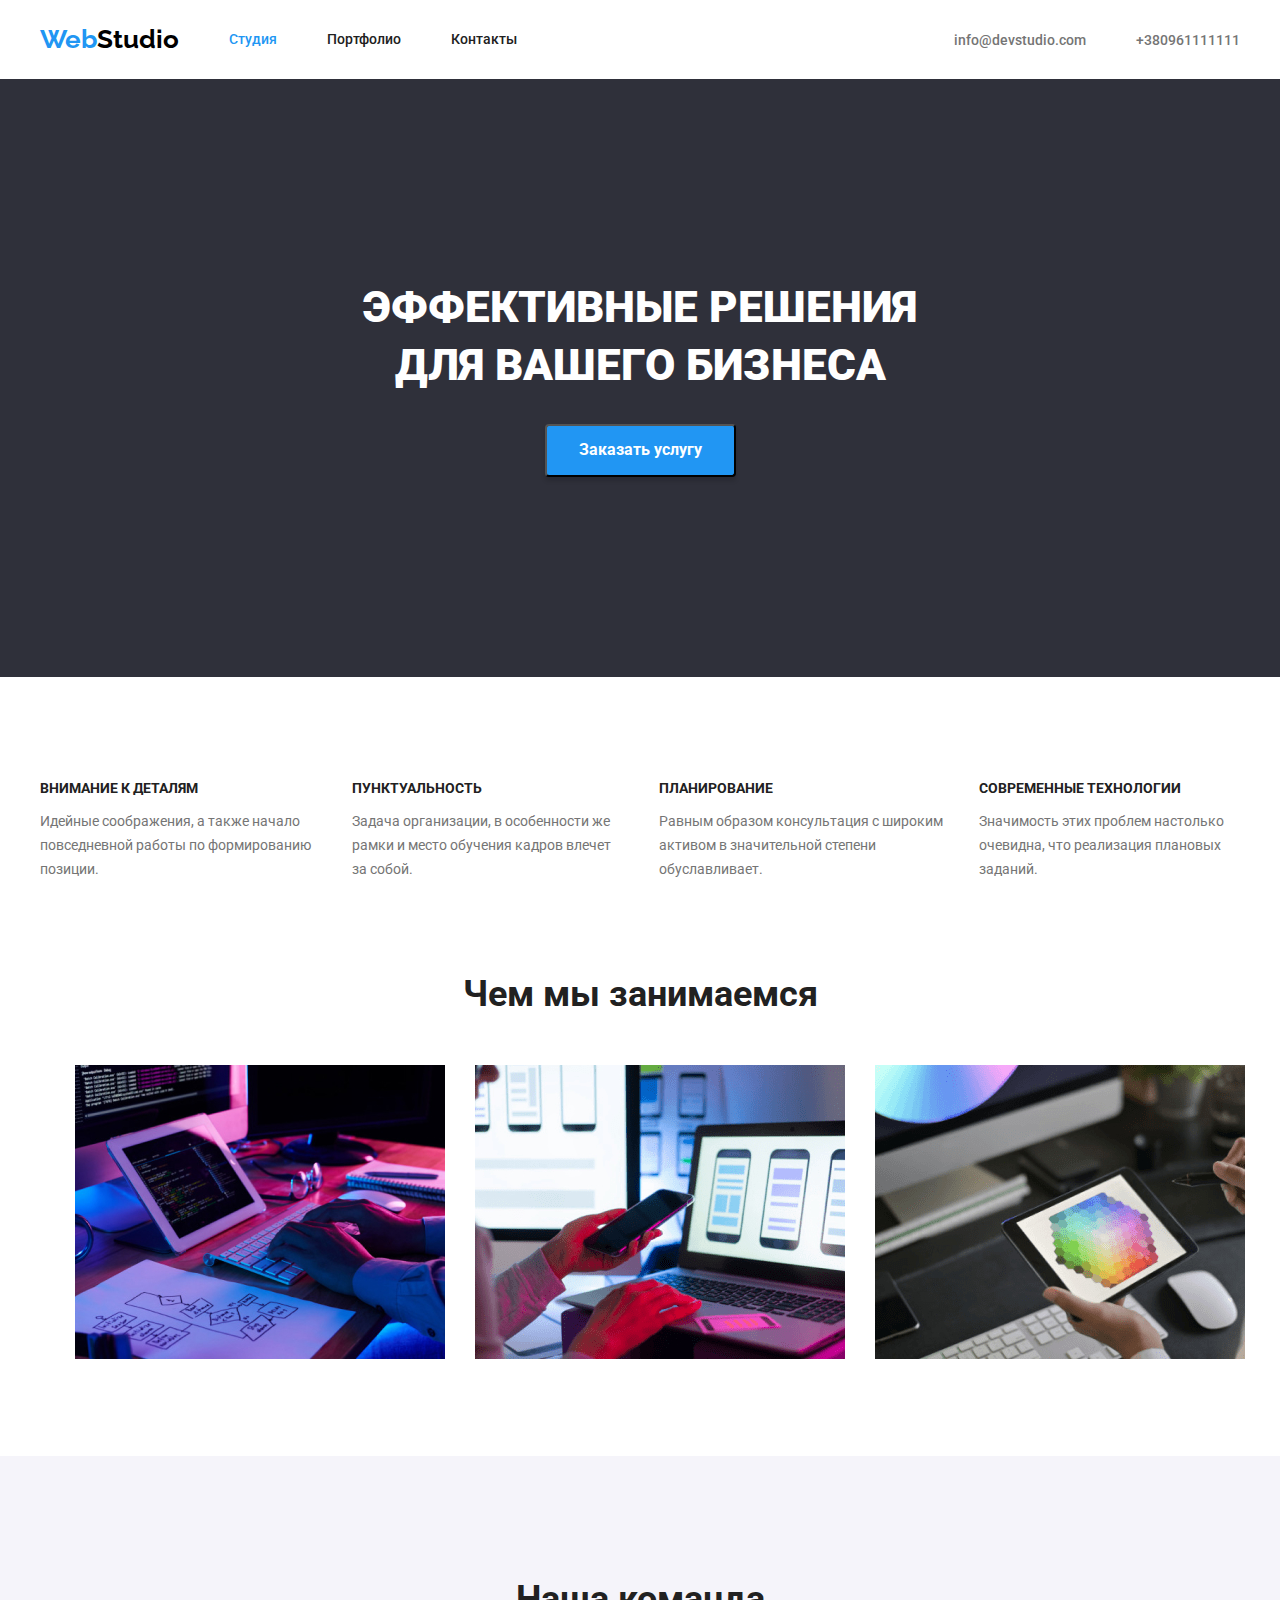
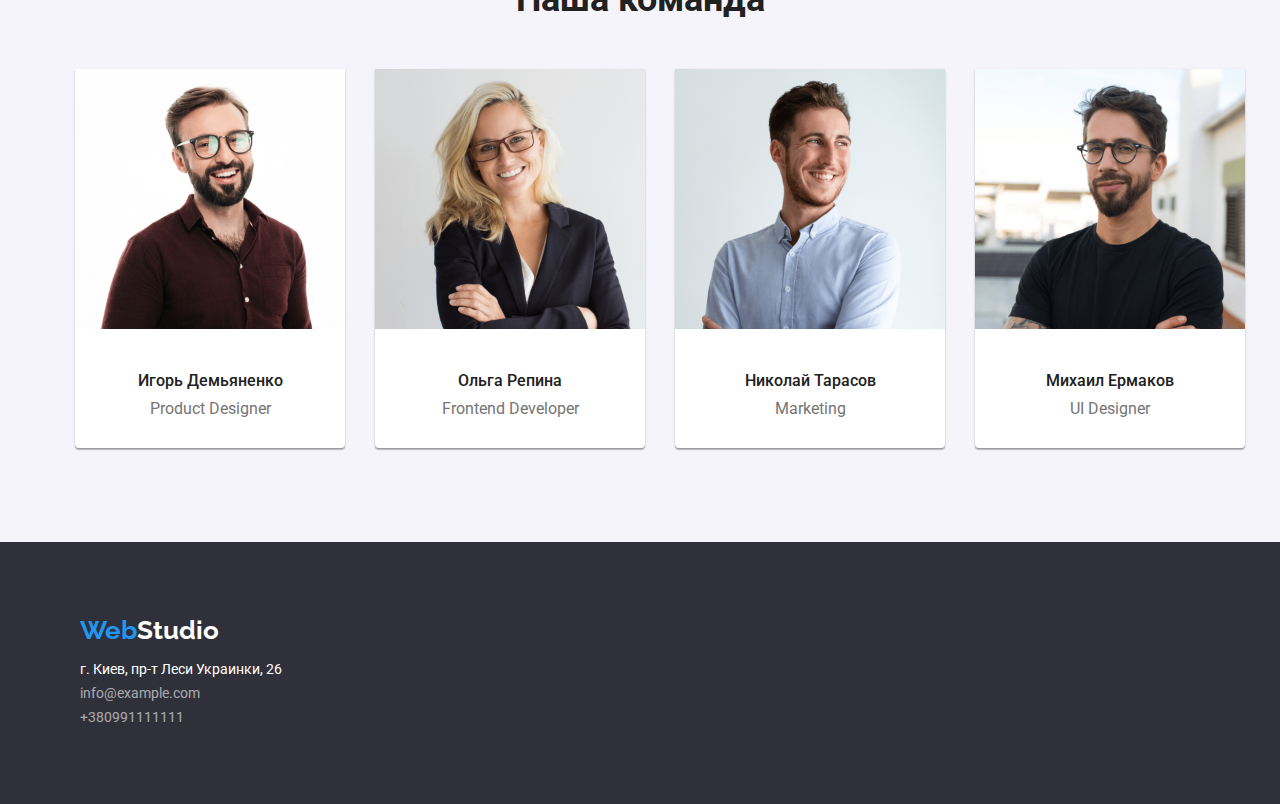
<file: index.html>
<!DOCTYPE html>   
<html lang="ru">
    <head>
        <meta name="viewport" content="width=device-width, initial-scale=1">
        <meta charset="utf-8">
        <title>Главная</title>
        <link rel="preconnect" href="https://fonts.googleapis.com">
        <link rel="preconnect" href="https://fonts.gstatic.com" crossorigin>
        <link href="https://fonts.googleapis.com/css2?family=Roboto:wght@100;400&display=swap" rel="stylesheet">
        <link href="https://fonts.googleapis.com/css2?family=Raleway:wght@700&family=Roboto:wght@400;500;700;900&display=swap" rel="stylesheet">
        <link rel="stylesheet" href="./css/style.css"/>
    </head>
    <body>
      <header>
      <div class="container" style="display: flex; align-items:center">
          <a href="" class="noizeone"><span>Web</span><span class="noizetwo">Studio</span></a>
        <nav>
         <ul class="fly">
             <li class="left"><a class="sonik blue current" href="">Студия</a></li>
             <li class="left"><a class="sonik blue" href="./portfolio.html">Портфолио</a></li>
             <li class="left"><a class="sonik blue" href="">Контакты</a></li>
         </ul>
        </nav>    
      <ul class="ply">
       <li class="right"><a class="sonik red" href="mailto:info@devstudio.com">info@devstudio.com</a></li>
       <li class="right"><a class="sonik red" href="tel:+380961111111">+380961111111</a></li>
    </ul>   
      </div>
      </header>
     <main>
          <section class="max">
            <div class="container">
              <h1 class="oppo">ЭФФЕКТИВНЫЕ РЕШЕНИЯ ДЛЯ ВАШЕГО БИЗНЕСА</h1>
            </div>
            <div class="container">  
              <button class="bizon" type="button">Заказать услугу</button>
            </div>
          </section>  
          <section class="mer">  
            <div class="container">
             <h2 hidden>Преимущества</h2>
            <ul class="fanera">
              <li class="jess">
                <h3 class="isak">Внимание к деталям</h3>
                <p class="teacher">Идейные соображения, а также 
                начало повседневной работы по 
                формированию позиции.</p>
              </li>
              <li class="jess">
                <h3 class="isak">Пунктуальность</h3>
                <p class="teacher">Задача организации, в особенности 
                же рамки и место обучения кадров
                влечет за собой.</p>
              </li>
              <li class="jess">
                <h3 class="isak">Планирование</h3>
                <p class="teacher">Равным образом консультация с 
                широким активом в значительной 
                степени обуславливает.</p>
              </li>
              <li class="jess">
                <h3 class="isak">Современные технологии</h3>
                <p class="teacher">Значимость этих проблем настолько 
                очевидна, что реализация плановых 
                заданий.</p>
              </li>
            </ul>
          </div>
          </section>
          <section class="section">
            <div class="container">
              <h2 class="mading">Чем мы занимаемся</h2>
            </div> 
            <div class="container"> 
            <ul class="green">
              <li class="sos">
                  <img src="./images/computer-img-1.jpg"
                   alt="computers image"
                   width="370"
                   height="294"
                   />
              </li>
              <li class="sos">
                <img src="./images/computer-img-2.jpg" 
                alt="computers image"     
                width="370"
                height="294"
                />
              </li>
              <li class="sos">
                <img src ="./images/computer-img-3.jpg"
                alt="computers image"
                width="370"
                height="294"
                />
              </li>
            </ul>
            </div>
          </section>
          <section class="bayer">
            <div class="container">
              <h2 class="shooter">Наша команда</h2>
            </div>
            <div class="container">  
             <ul class="caban">
                <li class="protein">
                 <img src="./images/team-1.jpg" 
                 alt="Team image"
                 width="270"
                 height="260"
                 />
                 <div class="plan">
                   <h3 class="name">Игорь Демьяненко</h3>
                   <p lang="en" class="profesion">Product Designer</p>
                 </div>  
                </li>
                <li class="protein">
                  <img src="./images/team-2.jpg" 
                   alt="Team image"
                   width="270"
                   height="260"
                   />
                  <div class="plan"> 
                    <h3 class="name">Ольга Репина</h3>
                    <p lang="en" class="profesion">Frontend Developer</p>
                  </div>  
                </li>
                <li class="protein">
                  <img src="./images/team-3.jpg" 
                   alt="Team image"
                   width="270"
                   height="260"
                   />
                   <div class="plan">
                     <h3 class="name">Николай Тарасов</h3>
                     <p lang="en" class="profesion">Marketing</p>
                   </div> 
                 </li>
                 <li class="protein">
                    <img src="./images/team-4.jpg" 
                      alt="Team image"
                      width="270"
                      height="260"
                      />
                   <div class="plan">   
                     <h3 class="name">Михаил Ермаков</h3>
                     <p lang="en" class="profesion">UI Designer</p>
                   </div> 
                  </li>
             </ul>
            </div>
          </section>
     </main>
     <footer class="popitbox">
      <div class="containerr">
        <ul class="tnt">
          <li><a href="" class="noizethree"><span>Web</span><span class="noizefour">Studio</span></a></li>
        </ul>          
          <address>
        <ul class="import">
            <li class="link alert">г. Киев, пр-т Леси Украинки, 26</li>
            <li><a class="link safe" href="mailto:info@example.com">info@example.com</a></li>
            <li><a class="link safe" href="tel:+380991111111">+380991111111</a></li>
        </ul>    
      </address>
      </div> 
      </footer>
    </body>
    </html>
</file>
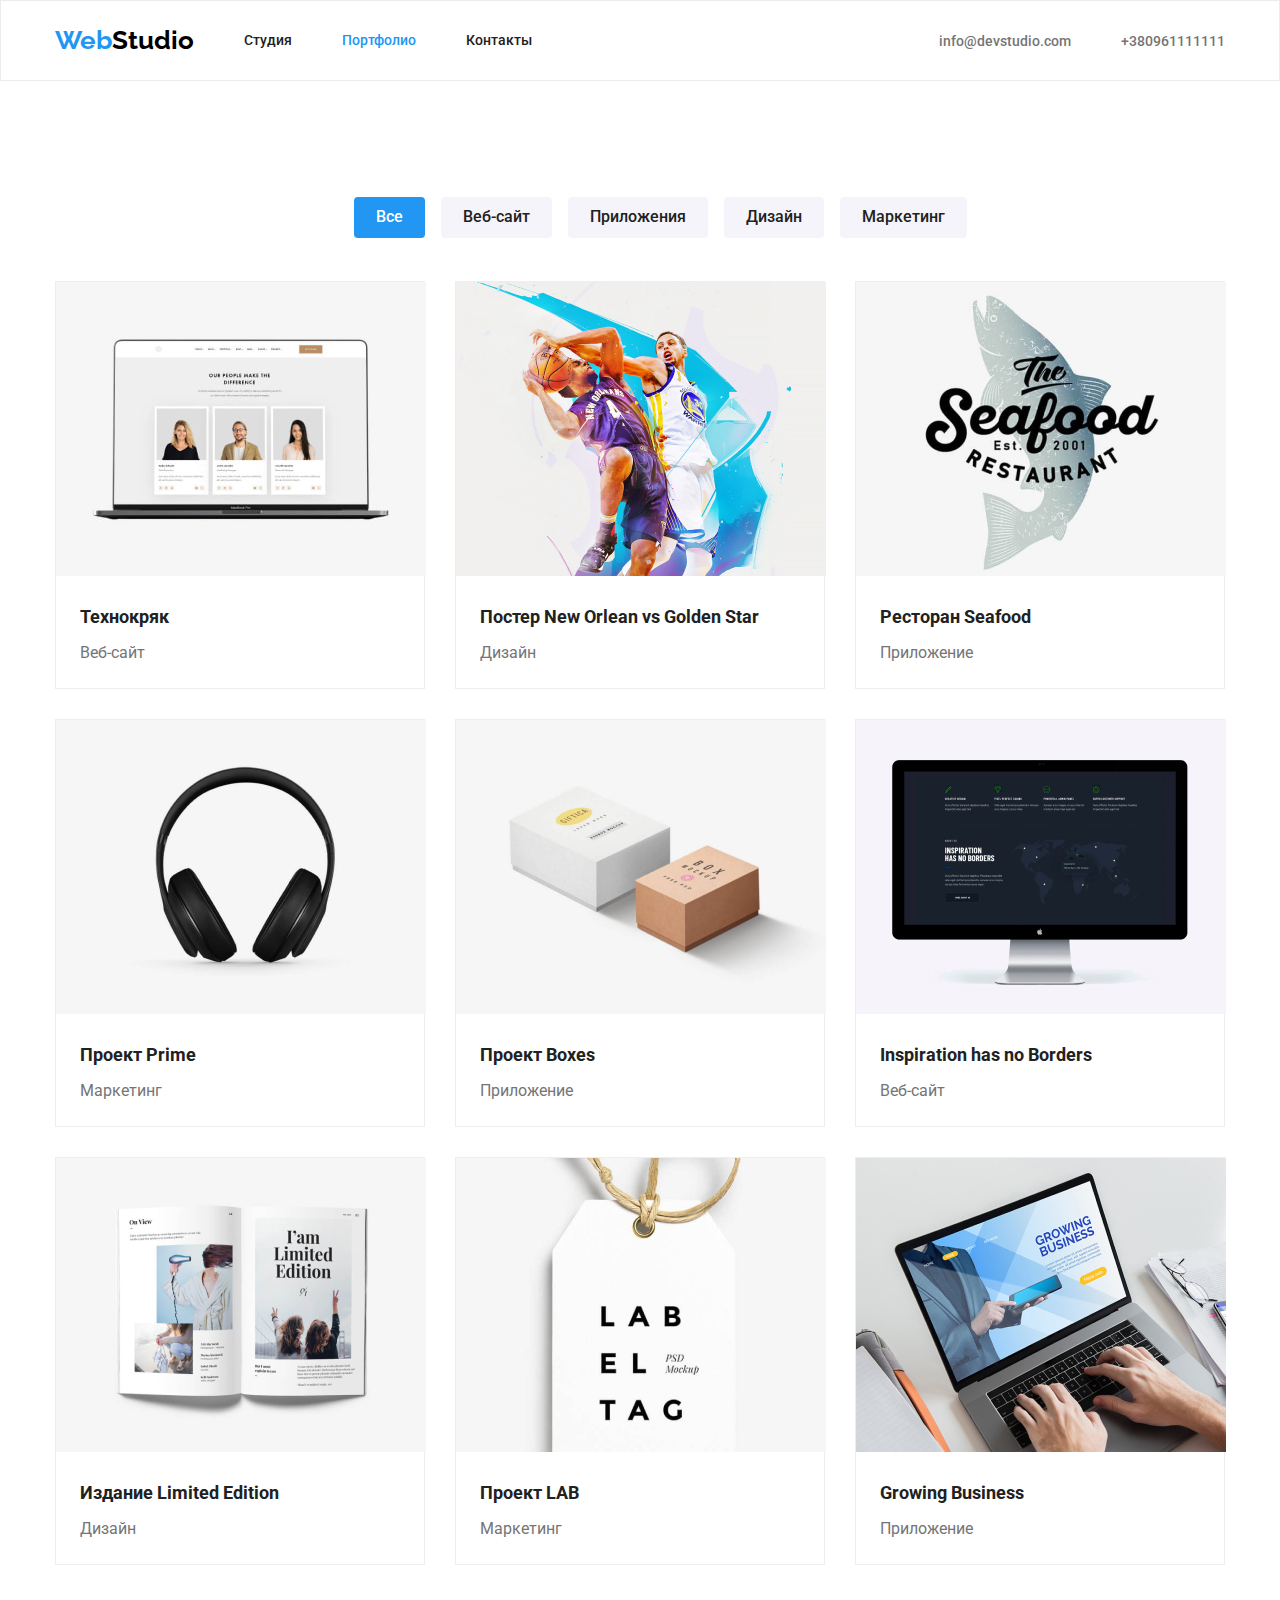
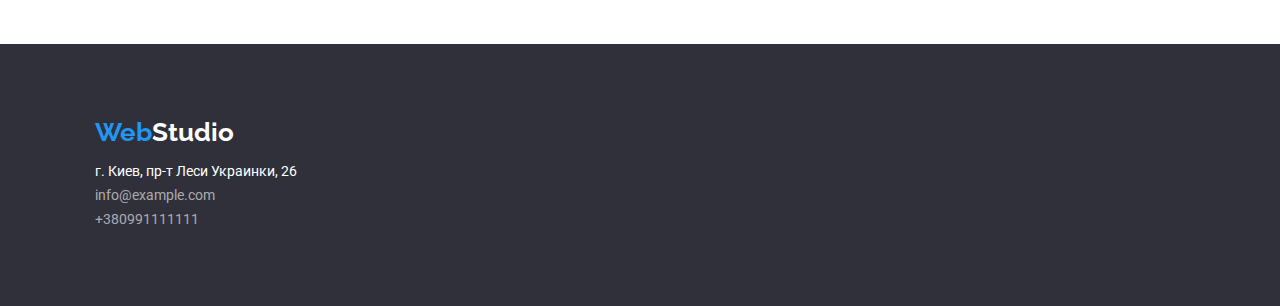
<file: portfolio.html>
<!DOCTYPE html>   
<html lang="ru">
    <head>
        <meta name="viewport" content="width=device-width, initial-scale=1">
        <meta charset="utf-8">
        <title>Портфолио</title>
        <link rel="stylesheet" href="https://cdnjs.cloudflare.com/ajax/libs/modern-normalize/1.0.0/modern-normalize.min.css"/>
        <link rel="preconnect" href="https://fonts.googleapis.com">
        <link rel="preconnect" href="https://fonts.gstatic.com" crossorigin>
        <link href="https://fonts.googleapis.com/css2?family=Roboto:wght@100;400&display=swap" rel="stylesheet">
        <link href="https://fonts.googleapis.com/css2?family=Raleway:wght@700&family=Roboto:wght@400;500;700;900&display=swap" rel="stylesheet">
        <link rel="stylesheet" href="./css/style.css"/>
    </head>
    <body> 
      <header class="ios">
        <div class="container" style="display: flex; align-items:center">
            <a href="" class="noizeone"><span>Web</span><span class="noizetwo">Studio</span></a>
          <nav>
           <ul class="fly">
               <li class="left "><a class="sonik blue" href="./index.html">Студия</a></li>
               <li class="left"><a class="sonik blue current" href="">Портфолио</a></li>
               <li class="left"><a class="sonik blue" href="">Контакты</a></li>
           </ul>
          </nav>    
        <ul class="ply">
         <li class="right"><a class="sonik red" href="mailto:info@devstudio.com">info@devstudio.com</a></li>
         <li class="right"><a class="sonik red" href="tel:+380961111111">+380961111111</a></li>
      </ul>   
        </div>
        </header>
         <main>
           <section class="key">             
            <h1 hidden>Достижения</h1> 
                <div class="container">      
                   <ul class="mark">
                     <li class="senior"><button type="button" class="call current">Все</button></li>
                     <li class="senior"><button class="call" type="button">Веб-сайт</button></li>
                     <li class="senior"><button class="call" type="button">Приложения</button></li>
                     <li class="senior"><button class="call" type="button">Дизайн</button></li>
                     <li class="senior"><button class="call" type="button">Маркетинг</button></li>
                   </ul>
                 </div>      
            <div class="cntainer">     
             <ul class="avatar">             
               <li class="megogo">
                 <img src="./images/photo-1.jpg" 
                      alt="Page image"
                      width="370"
                      height="294"
                     />
                 <div class="victor">    
                   <h2 class="loft">Технокряк</h2>
                   <p class="javellin">Веб-сайт</p>
                 </div>     
               </li>
               <li class="megogo">
                 <img src="./images/photo-2.jpg" 
                      alt="Page image"
                      width="370"
                      height="294"
                     />
                <div class="victor">
                 <h2 class="loft">Постер New Orlean vs Golden Star</h2>
                 <p class="javellin">Дизайн</p> 
                </div>    
               </li> 
               <li class="megogo">
                 <img src="./images/photo-3.jpg" 
                      alt="Page image"
                      width="370"
                      height="294"
                     />
                 <div class="victor">    
                   <h2 class="loft">Ресторан Seafood</h2>
                   <p class="javellin">Приложение</p>
                 </div>  
               </li>
               <li class="megogo">
                 <img src="./images/photo-4.jpg" 
                      alt="Page image"
                      width="370"
                      height="294"
                     />
                 <div class="victor">    
                    <h2 class="loft">Проект Prime</h2>
                    <p class="javellin">Маркетинг</p>
                 </div>    
               </li>
               <li class="megogo">
                 <img src="./images/photo-5.jpg" 
                      alt="Page image"
                      width="370"
                      height="294"
                     />
                 <div class="victor">    
                    <h2 class="loft">Проект Boxes</h2>
                    <p class="javellin">Приложение</p>
                  </div>    
               </li>
               <li class="megogo">
                 <img src="./images/photo-6.jpg" 
                      alt="Page image"
                      width="370"
                      height="294"
                     />
                  <div class="victor">
                   <h3 lang="en" class="loft">Inspiration has no Borders</h3>
                   <p class="javellin">Веб-сайт</p>
                  </div>   
               </li>
               <li class="megogo">
                 <img src="./images/photo-7.jpg" 
                      alt="Page image"
                      width="370"
                      height="294"
                     />
                 <div class="victor">    
                   <h2 class="loft">Издание Limited Edition</h2>
                   <p class="javellin">Дизайн</p>
                 </div>    
               </li>
               <li class="megogo">
                 <img src="./images/photo-8.jpg" 
                      alt="Page image"
                      width="370"
                      height="294"
                     />
                  <div class="victor">   
                    <h2 class="loft">Проект LAB</h2>
                    <p class="javellin">Маркетинг</p>
                  </div>    
               </li>
               <li class="megogo">
                 <img src="./images/photo-9.jpg" 
                      alt="Page image"
                      width="370"
                      height="294"
                     />
                 <div class="victor">    
                   <h2 lang="en" class="loft">Growing Business</h2>
                   <p class="javellin">Приложение</p> 
                 </div>   
               </li>  
             </ul>
            </div>
           </section> 
         </main>
         <footer class="popitbox">
          <div class="containerr">
            <ul class="tnt">
              <li><a href="" class="noizethree"><span>Web</span><span class="noizefour">Studio</span></a></li>
            </ul>          
              <address>
            <ul class="import">
                <li class="link alert">г. Киев, пр-т Леси Украинки, 26</li>
                <li><a class="link safe" href="mailto:info@example.com">info@example.com</a></li>
                <li><a class="link safe" href="tel:+380991111111">+380991111111</a></li>
            </ul>    
          </address>
          </div> 
          </footer>
    </body>
   </html>
</file>
<file: css/style.css>
body {
  font-family: "Roboto", "Raleway", sans-serif;
  font-size: 14px;
  margin: 0;
  }
  
  :root {
   --color1: #212121;
   --color2: #757575; 
   --color3: #FFFFFF;
   --color4: #2196F3;
   --color5: #2F303A;
   --card-gap: 30px;
  }
  
   button.current {
    color: var(--color3);
    background-color: var(--color4);
  } 
  
  
  .position {
  background-color: var(--color3); 
  }
  .sonik {
  font-weight: 500;
  font-size: 14px;
  line-height: 1.1;  
  text-decoration: none; 
  justify-content: flex-start;
  }
  
  .blue {
   display: block;
   padding-top: 32px;
   padding-bottom: 32px;
   color: rgba(33, 33, 33, 1)
  }
  
  .red {
  color: rgba(117, 117, 117, 1);
  padding-left: 50px;
  padding-top: 32px;
  padding-bottom: 32px;
  }
  
  .sonik:hover,
  .sonik:focus {
  color: rgba(33, 150, 243, 1);
  }
  
  .current {
  color:var(--color4); 
  }
  
  .safe{
  font-weight: 400;
  font-size: 14px;
  line-height: 1.7;
  font-style: normal;
  color: rgba(255, 255, 255, 0.6);
  text-decoration: none;
  }
  .safe:hover,
  .safe:focus {
  color: var(--color4);
  }
  
  .alert {
  font-weight: 400;
  font-size: 14px;
  line-height: 1.7;
  font-style: normal;
  color: rgba(255, 255, 255, 1);
  } 
  
  .call {
  background-color: rgba(245, 244, 250, 1);
  color:rgba(33, 33, 33, 1);
  font-family: "Roboto", sans-serif;
  font-style: inherit;
  font-weight: 500;
  font-size: 16px;
  line-height: 1.8;
  border: 1px var(--color3);
  padding-left: 22px;
  padding-top: 6px;
  padding-right: 22px;
  padding-bottom: 6px;
  margin: 8px;
  }
  
  .call:hover,
  .call:focus {
  background: rgba(33, 150, 243, 1);
  color: rgba(255, 255, 255, 1);
  ;
  }
  
  .call {
    border-radius: 4px;
  cursor: pointer; 
  }
  .wew{
  background: rgba(255, 255, 255, 1);
  }
  .isak {
  font-weight: 700;
  font-size: 14px;
  line-height: 1.1;
  color: var(--color1);
  text-transform: uppercase; 
  margin: 10px;
  margin-left: 0;
  }
  .left{
    padding-left: 50px;
  }
  .teacher{
  font-weight: 400;
  font-size: 14px;
  line-height: 1.7;
  color: var(--color2);
  padding: 0;
  margin-bottom: 0;
  }
  
  .name {
  font-weight: 500;
  font-size: 16px;
  line-height: 1.1;
  color: var(--color1);
  text-align: center;
  margin-bottom: 10px;
  margin-top: 10px;
  }
  
  .profesion {
  font-weight: 400;
  font-size: 16px;
  line-height: 1.1;
  color: var(--color2);  
  text-align: center;
  margin-bottom: 10px;
  margin: 0;

  }
  
  .oppo {
  font-weight: 900;
  font-size: 44px;
  line-height: 1.3;
  color: rgba(255, 255, 255, 1);
  background: var(--color5);
  max-width: 650px;
  text-align: center;
  margin: 0 auto;
  }
  
  .max {
  background: var(--color5);
  padding: 200px 0;
  }
  
  .mading {
  font-weight: 700;
  font-size: 36px;
  line-height: 1.1;
  text-align: center;
  color: var(--color1);
  margin: 0 0 50px 0;
  }
  
  .shooter {
  font-weight: 700;
  font-size: 36px;
  line-height: 1.1;
  text-align: center;
  color:var(--color1);
  background: #F5F4FA;
  margin-bottom: 50px;
  }
  
  .loft {
  font-weight: 700;
  font-size: 18px;
  line-height: 2;
  color: var(--color1);
  margin-bottom: 4px;
  margin-top: 0;
  }
  
  .javellin {
  margin: 0;
  font-weight: 400;
  font-size: 16px;
  line-height: 1.8;
  color: var(--color2);
  }
  
  .popitbox {
  background-color: #2F303A;
  padding: 60px 0;
  }
  
   ul {
    list-style : none;
    }
  
  .island{
   text-align: left;
  }
  
  .noizeone  {
  font-family: 'Raleway',sans-serif;
  font-weight: 700;
  font-size: 26px;
  line-height: 1.1;
  color: var(--color4);
  text-decoration: none;
  justify-content: center;
    }
  
  .noizetwo {
  font-family: 'Raleway', sans-serif;
  font-weight: 700;
  font-size: 26px;
  line-height: 1.1;
  color: rgba(0, 0, 0, 1);
  text-decoration: none;
  justify-content: center; 
  } 
  
  .noizethree {
    font-family: 'Raleway', sans-serif;
    font-weight: 700;
    font-size: 26px;
    line-height: 1.1;
    color: rgba(33, 150, 243, 1);
    text-decoration: none;
    justify-content: center;
     }
  
   .noizefour {
    font-family: 'Raleway', sans-serif;
    font-weight: 700;
    font-size: 26px;
    line-height: 1.1;
    color: rgba(255, 255, 255, 1);
    text-decoration: none;
  }
  
  .bizon {
    background: rgba(33, 150, 243, 1);
    color: rgba(255, 255, 255, 1);
    font-family: "Roboto", sans-serif;
    font-style: inherit;
    font-weight: 700;
    font-size: 16px;
    line-height: 1.8;
    padding: 10px 32px;
    display: block;
    margin: 0 auto;
    margin-top: 30px;
    box-shadow: 0px 4px 4px rgba(0, 0, 0, 0.15);
    border-radius: 4px;
    }
  
    .bizon:hover,
    .bizon:focus 
    .bizon {
    background: #188CE8;
    cursor: pointer; 
    }
    .avatar {
      display: flex;
      justify-content: center;
      flex-direction: row;
      padding: 0;
      margin: -15px;
      flex-wrap: wrap;
      gap: 30px;
      }

    .megogo {
      width: 370px;
      border: 1px var(--color1);
      background-color:var(--color3);
      border: 1px solid #EEEEEE;
    }
    .container{
      width: 1200px;
      padding: 0 15px;
      margin: 0 auto;
    }
    .ios{
      border: 1px solid #ECECEC;
    }
  
      .caban {
      box-sizing: border-box;
      display: flex;
      flex-direction: row; 
      justify-content: center;
      margin: -15px;
     }
  
     .green {
      box-sizing: border-box;
      display: flex;
      flex-direction: row; 
      justify-content: center;
      margin: -15px;
     }
     .section {
      padding-bottom: 94px;
     }  

     .maximus {
      height: 80px;
      background-color: rgba(255, 255, 255, 1);
     }
     .sos{
      margin: 15px;
     }
  
     .club{
      display: inline-flex;
      flex-direction: row;
      justify-content: flex-end;
      padding: 32px;
      margin-right:50px ;
     }
  
     .bayer {
      padding: 94px 0;
      background: rgba(245, 244, 250, 1);
     }
  
  
     .mark{
      display: flex;
      flex-direction: row;
      align-content: center;
      justify-content: center;
      margin-bottom: 50px;
     }
  
     .senior {
      border-width: 145px;
      border: 1px  color: rgba(255,255,255,1);
     } 
     .sea {
      margin: 94px, 8px, 56px, 517px;
     }
  
     .protein {
      background: rgba(255, 255, 255, 1);
      margin: 15px;
      box-shadow: 0px 1px 3px rgba(0, 0, 0, 0.12), 0px 1px 1px rgba(0, 0, 0, 0.14), 0px 2px 1px rgba(0, 0, 0, 0.2);
      border-radius: 0px 0px 4px 4px;
     }
  
    .fanera {
      background: rgba(255, 255, 255, 1);
      display: flex;
      margin: -15px;
      padding: 0;
    }
  
    .containerr{
      display: block;
      width: 1200px;
      padding: 0 15px;
      margin: 0 auto;
    }
    .jess {
      display: inline-block;
      margin: 15px;
    }
    .sonik{
    }
    .zly{
      display: inline-flex;
    }
    .fly{ 
      margin: 0;
      padding-left: 0;
      display: inline-flex;
    }
  
    .ply{
      margin-left: auto;
     display: inline-flex;
    }

    .export {
    padding-top: 60px;
    padding-bottom: 20px;
    }
    .aria {
      padding-top: 94px;
    }
  
    .mer{
      padding-top: 94px;
      padding-bottom: 94px;
    }
    .plan{
      padding: 30px ;
    }
    .cntainer {
      flex-direction: row;
      justify-content: center;
      width: 1200px;
      padding: 0 15px;
      margin: 0 auto;
    }
    .victor{
      padding-left: 24px;
      padding-right: 24px;
      padding-top: 20px;
      padding-bottom: 20px;
    }
    .key{ 
      padding: 94px 0px;
    }
</file>
